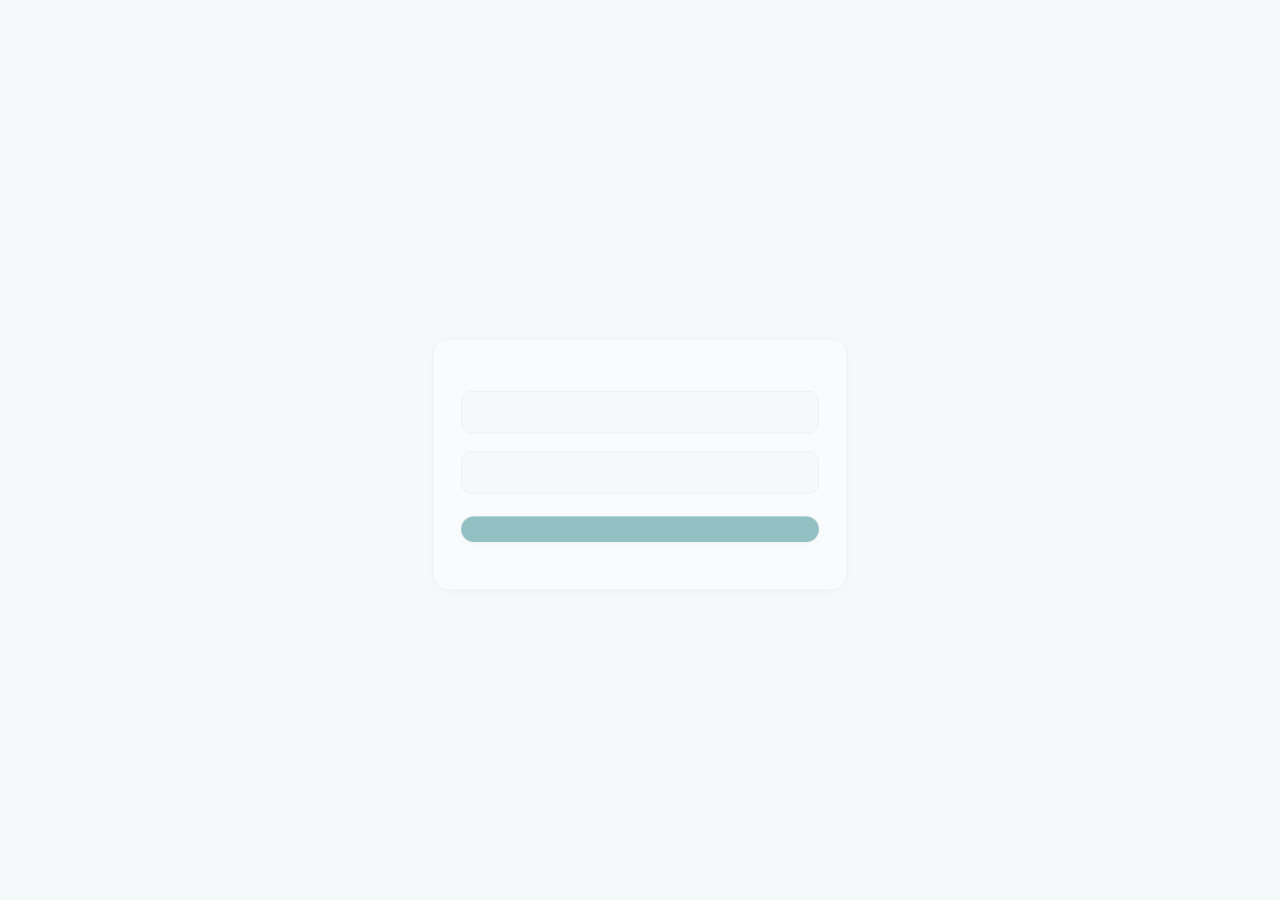
<file: frontend/admin.html>
<!DOCTYPE html>
<html lang="ar" dir="rtl">
<head>
<meta charset="UTF-8">
<meta name="viewport" content="width=device-width, initial-scale=1.0">
<title data-i18n="admin.title">لوحة التحكم</title>
<link rel="preconnect" href="https://fonts.googleapis.com">
<link rel="preconnect" href="https://fonts.gstatic.com" crossorigin>
<link href="https://fonts.googleapis.com/css2?family=Plus+Jakarta+Sans:wght@400;500;600;700;800&family=Cairo:wght@400;500;600;700;800&family=IBM+Plex+Mono:wght@500;600&display=swap" rel="stylesheet">
<link rel="stylesheet" href="assets/css/style.css">
<link rel="stylesheet" href="assets/css/animations.css">
</head>
<body>

<div id="site-header"></div>

<main class="main-content">
  <div class="container" style="padding-top:40px; padding-bottom:80px;">
    <h1 style="font-size:1.8rem; margin-bottom:28px;" data-i18n="admin.title"></h1>

    <div class="admin-shell">
      <nav class="admin-tabs" id="admin-tabs">
        <button class="admin-tab active" data-tab="overview" data-i18n="admin.tabOverview"></button>
        <button class="admin-tab" data-tab="appointments" data-i18n="admin.tabAppointments"></button>
        <button class="admin-tab" data-tab="doctors" data-i18n="admin.tabDoctors"></button>
        <button class="admin-tab" data-tab="departments" data-i18n="admin.tabDepartments"></button>
        <button class="admin-tab" data-tab="schedules" data-i18n="admin.tabSchedules"></button>
        <button class="admin-tab" data-tab="theme" data-i18n="admin.tabTheme"></button>
        <button class="admin-tab" data-tab="media" data-i18n="admin.tabMedia"></button>
        <button class="admin-tab" data-tab="integrations" data-i18n="admin.tabIntegrations"></button>
      </nav>

      <div>
        <!-- Overview -->
        <section class="admin-panel active" data-panel="overview">
          <div class="grid grid-4" id="overview-stats"></div>
        </section>

        <!-- Appointments -->
        <section class="admin-panel" data-panel="appointments">
          <div class="filter-bar">
            <select id="filter-status">
              <option value="" data-i18n="admin.filterAll"></option>
              <option value="confirmed" data-i18n="status.confirmed"></option>
              <option value="completed" data-i18n="status.completed"></option>
              <option value="cancelled" data-i18n="status.cancelled"></option>
              <option value="no_show" data-i18n="status.no_show"></option>
            </select>
            <select id="filter-doctor"><option value="" data-i18n="admin.filterAll"></option></select>
            <input type="date" id="filter-date-from">
            <input type="date" id="filter-date-to">
          </div>
          <div class="table-wrap">
            <table class="data-table">
              <thead>
                <tr>
                  <th data-i18n="admin.patient"></th>
                  <th data-i18n="admin.doctor"></th>
                  <th data-i18n="admin.department"></th>
                  <th data-i18n="admin.date"></th>
                  <th data-i18n="admin.statusLabel"></th>
                  <th data-i18n="common.actions"></th>
                </tr>
              </thead>
              <tbody id="appointments-tbody"></tbody>
            </table>
          </div>
        </section>

        <!-- Doctors -->
        <section class="admin-panel" data-panel="doctors">
          <div class="row" style="justify-content:flex-end; margin-bottom:14px;">
            <button class="btn btn-primary btn-sm" id="add-doctor-btn" data-i18n="admin.addDoctor"></button>
          </div>
          <div class="table-wrap">
            <table class="data-table">
              <thead>
                <tr>
                  <th data-i18n="admin.doctor"></th>
                  <th data-i18n="admin.department"></th>
                  <th data-i18n="common.active"></th>
                  <th data-i18n="common.actions"></th>
                </tr>
              </thead>
              <tbody id="doctors-tbody"></tbody>
            </table>
          </div>
        </section>

        <!-- Departments -->
        <section class="admin-panel" data-panel="departments">
          <div class="row" style="justify-content:flex-end; margin-bottom:14px;">
            <button class="btn btn-primary btn-sm" id="add-department-btn" data-i18n="admin.addDepartment"></button>
          </div>
          <div class="table-wrap">
            <table class="data-table">
              <thead>
                <tr>
                  <th data-i18n="admin.nameAr"></th>
                  <th data-i18n="admin.nameTr"></th>
                  <th data-i18n="common.active"></th>
                  <th data-i18n="common.actions"></th>
                </tr>
              </thead>
              <tbody id="departments-tbody"></tbody>
            </table>
          </div>
        </section>

        <!-- Schedules -->
        <section class="admin-panel" data-panel="schedules">
          <div class="field" style="max-width:320px;">
            <label data-i18n="admin.doctor"></label>
            <select id="schedule-doctor-select"></select>
          </div>

          <div id="schedule-content" hidden>
            <div class="row" style="justify-content:space-between; margin-top:20px;">
              <h3 data-i18n="admin.manageWeeklyHours" style="margin:0;"></h3>
              <button class="btn btn-primary btn-sm" id="add-availability-btn" data-i18n="admin.addAvailability"></button>
            </div>
            <div class="table-wrap" style="margin-top:12px;">
              <table class="data-table">
                <thead>
                  <tr>
                    <th data-i18n="admin.weekday"></th>
                    <th data-i18n="admin.startTime"></th>
                    <th data-i18n="admin.endTime"></th>
                    <th data-i18n="admin.slotDuration"></th>
                    <th data-i18n="common.actions"></th>
                  </tr>
                </thead>
                <tbody id="availabilities-tbody"></tbody>
              </table>
            </div>

            <div class="row" style="justify-content:space-between; margin-top:32px;">
              <h3 data-i18n="admin.manageTimeOff" style="margin:0;"></h3>
              <button class="btn btn-primary btn-sm" id="add-timeoff-btn" data-i18n="admin.addTimeOff"></button>
            </div>
            <div class="table-wrap" style="margin-top:12px;">
              <table class="data-table">
                <thead>
                  <tr>
                    <th data-i18n="admin.date"></th>
                    <th data-i18n="admin.reason"></th>
                    <th data-i18n="common.actions"></th>
                  </tr>
                </thead>
                <tbody id="timeoff-tbody"></tbody>
              </table>
            </div>
          </div>
          <p class="muted" id="schedule-placeholder" data-i18n="admin.selectDoctorFirst" style="margin-top:20px;"></p>
        </section>

        <!-- Theme (per-clinic branding) -->
        <section class="admin-panel" data-panel="theme">
          <div class="card card-pad" style="margin-bottom:20px;">
            <h3 style="margin-bottom:8px;" data-i18n="admin.tabTheme"></h3>
            <p class="muted" style="margin-bottom:0;" data-i18n="admin.themeIntro"></p>
          </div>
          <div id="theme-editor"><div class="spinner"></div></div>
        </section>

        <!-- Media & Homepage (R2 media library + content sections) -->
        <section class="admin-panel" data-panel="media">
          <div class="card card-pad" style="margin-bottom:20px;">
            <h3 style="margin-bottom:8px;" data-i18n="admin.tabMedia"></h3>
            <p class="muted" style="margin-bottom:0;" data-i18n="admin.mediaIntro"></p>
          </div>
          <div id="media-editor"><div class="spinner"></div></div>
        </section>

        <!-- Integrations (public API keys) -->
        <section class="admin-panel" data-panel="integrations">
          <div class="card card-pad" style="margin-bottom:20px;">
            <h3 data-i18n="admin.apiKeysTitle" style="margin-bottom:8px;"></h3>
            <p class="muted" data-i18n="admin.apiKeysDesc" style="margin-bottom:0;"></p>
          </div>

          <div class="row" style="justify-content:space-between; margin-bottom:14px;">
            <a href="#" target="_blank" id="api-docs-link" class="btn btn-ghost btn-sm" data-i18n="admin.viewApiDocs"></a>
            <button class="btn btn-primary btn-sm" id="add-api-key-btn" data-i18n="admin.addApiKey"></button>
          </div>

          <div class="table-wrap">
            <table class="data-table">
              <thead>
                <tr>
                  <th data-i18n="admin.keyName"></th>
                  <th>Key</th>
                  <th data-i18n="common.active"></th>
                  <th data-i18n="admin.lastUsed"></th>
                  <th data-i18n="common.actions"></th>
                </tr>
              </thead>
              <tbody id="api-keys-tbody"></tbody>
            </table>
          </div>
        </section>
      </div>
    </div>
  </div>
</main>

<div id="site-footer"></div>
<div id="modal-host"></div>

<script src="assets/js/config.js"></script>
<script src="assets/js/auth.js"></script>
<script src="assets/js/api.js"></script>
<script src="assets/js/theme.js"></script>
<script src="assets/js/i18n.js"></script>
<script src="assets/js/layout.js"></script>
<script src="assets/js/icons.js"></script>
<script src="assets/js/admin.js"></script>
</body>
</html>
</file>
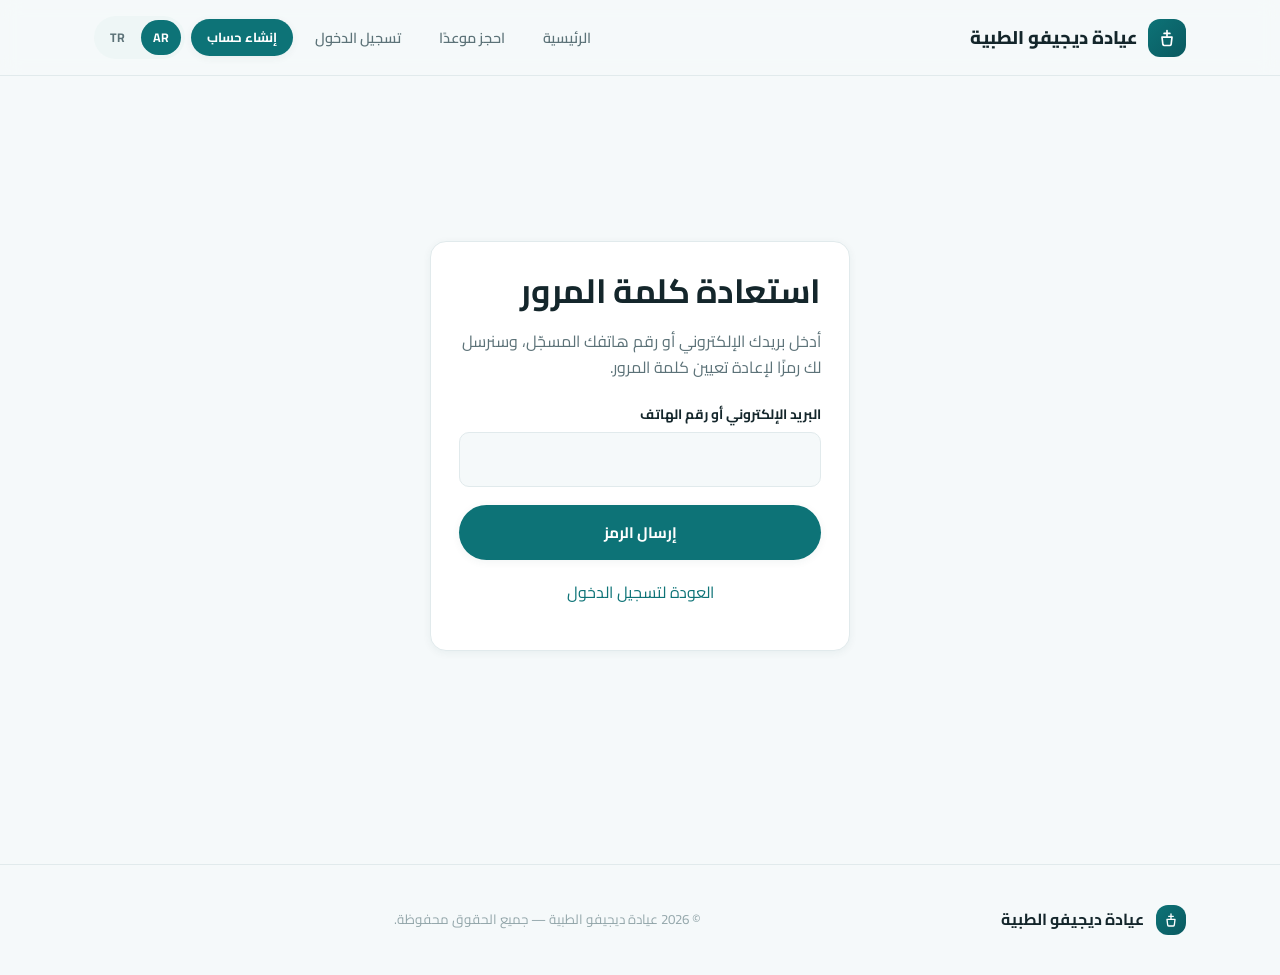
<file: frontend/forgot-password.html>
<!DOCTYPE html>
<html lang="ar" dir="rtl">
<head>
<meta charset="UTF-8">
<meta name="viewport" content="width=device-width, initial-scale=1.0">
<title data-i18n="forgotPassword.title">استعادة كلمة المرور</title>
<link rel="preconnect" href="https://fonts.googleapis.com">
<link rel="preconnect" href="https://fonts.gstatic.com" crossorigin>
<link href="https://fonts.googleapis.com/css2?family=Plus+Jakarta+Sans:wght@400;500;600;700;800&family=Cairo:wght@400;500;600;700;800&family=IBM+Plex+Mono:wght@500;600&display=swap" rel="stylesheet">
<link rel="stylesheet" href="assets/css/style.css">
<link rel="stylesheet" href="assets/css/animations.css">
</head>
<body>

<div id="site-header"></div>

<main class="main-content auth-shell">

  <!-- Step 1: request a code -->
  <div class="auth-card card card-pad" id="request-card">
    <h2 data-i18n="forgotPassword.title"></h2>
    <p class="muted" data-i18n="forgotPassword.subtitle" style="margin-bottom:24px;"></p>

    <div class="form-error" id="request-error"></div>

    <form id="request-form">
      <div class="field">
        <label data-i18n="auth.identifier"></label>
        <input type="text" id="identifier" required autocomplete="username">
      </div>
      <button type="submit" class="btn btn-primary btn-block" id="request-btn">
        <span data-i18n="forgotPassword.sendCodeButton"></span>
      </button>
    </form>

    <p class="text-center" style="margin-top:20px;">
      <a href="login.html" data-i18n="forgotPassword.backToLogin"></a>
    </p>
  </div>

  <!-- Step 2: enter code + new password -->
  <div class="auth-card card card-pad" id="reset-card" hidden>
    <h2 data-i18n="forgotPassword.title"></h2>
    <p class="muted" id="reset-subtitle" style="margin-bottom:24px;"></p>

    <div class="form-error" id="reset-error"></div>

    <form id="reset-form">
      <div class="field">
        <label data-i18n="common.verificationCode"></label>
        <input type="text" id="code" inputmode="numeric" required minlength="4" maxlength="10" class="mono" style="letter-spacing:0.3em; text-align:center; font-size:1.2rem;">
      </div>
      <div class="field">
        <label data-i18n="forgotPassword.newPasswordLabel"></label>
        <input type="password" id="new_password" required minlength="8" autocomplete="new-password">
        <div class="hint" data-i18n="auth.passwordHint"></div>
      </div>
      <button type="submit" class="btn btn-primary btn-block" id="reset-btn">
        <span data-i18n="forgotPassword.resetButton"></span>
      </button>
    </form>

    <p class="text-center" style="margin-top:20px;">
      <button class="btn btn-ghost btn-sm" id="resend-btn" data-i18n="forgotPassword.resendCode"></button>
    </p>
  </div>

  <!-- Step 3: success -->
  <div class="auth-card card card-pad text-center" id="success-card" hidden>
    <div class="confirm-check">
      <svg width="34" height="34" viewBox="0 0 24 24" fill="none"><path d="m5 13 4 4L19 7" stroke="currentColor" stroke-width="2.5" stroke-linecap="round" stroke-linejoin="round"/></svg>
    </div>
    <h2 data-i18n="forgotPassword.successMessage" style="font-size:1.3rem;"></h2>
    <a href="login.html" class="btn btn-primary" style="margin-top:16px;" data-i18n="forgotPassword.goToLogin"></a>
  </div>

</main>

<div id="site-footer"></div>

<script src="assets/js/config.js"></script>
<script src="assets/js/auth.js"></script>
<script src="assets/js/api.js"></script>
<script src="assets/js/theme.js"></script>
<script src="assets/js/i18n.js"></script>
<script src="assets/js/layout.js"></script>
<script>
(async function () {
  await I18n.init();
  Layout.mount(null);
  if (Auth.isLoggedIn()) window.location.href = "index.html";

  let identifier = "";

  const requestCard = document.getElementById("request-card");
  const resetCard = document.getElementById("reset-card");
  const successCard = document.getElementById("success-card");

  document.getElementById("request-form").addEventListener("submit", async (e) => {
    e.preventDefault();
    const errorBox = document.getElementById("request-error");
    errorBox.classList.remove("visible");
    const btn = document.getElementById("request-btn");
    btn.disabled = true;

    identifier = document.getElementById("identifier").value.trim();
    try {
      await Api.post("/auth/password/forgot", { identifier });
      document.getElementById("reset-subtitle").textContent = I18n.t("forgotPassword.codeSentMessage");
      requestCard.hidden = true;
      resetCard.hidden = false;
    } catch (err) {
      errorBox.textContent = err.message;
      errorBox.classList.add("visible");
    } finally {
      btn.disabled = false;
    }
  });

  document.getElementById("reset-form").addEventListener("submit", async (e) => {
    e.preventDefault();
    const errorBox = document.getElementById("reset-error");
    errorBox.classList.remove("visible");
    const btn = document.getElementById("reset-btn");
    btn.disabled = true;

    try {
      await Api.post("/auth/password/reset", {
        identifier,
        code: document.getElementById("code").value.trim(),
        new_password: document.getElementById("new_password").value,
      });
      resetCard.hidden = true;
      successCard.hidden = false;
    } catch (err) {
      errorBox.textContent = err.message;
      errorBox.classList.add("visible");
    } finally {
      btn.disabled = false;
    }
  });

  document.getElementById("resend-btn").addEventListener("click", async () => {
    try {
      await Api.post("/auth/password/forgot", { identifier });
      Layout.toast(I18n.t("forgotPassword.codeSentMessage"), "success");
    } catch (err) {
      Layout.toast(err.message, "error");
    }
  });
})();
</script>
</body>
</html>
</file>
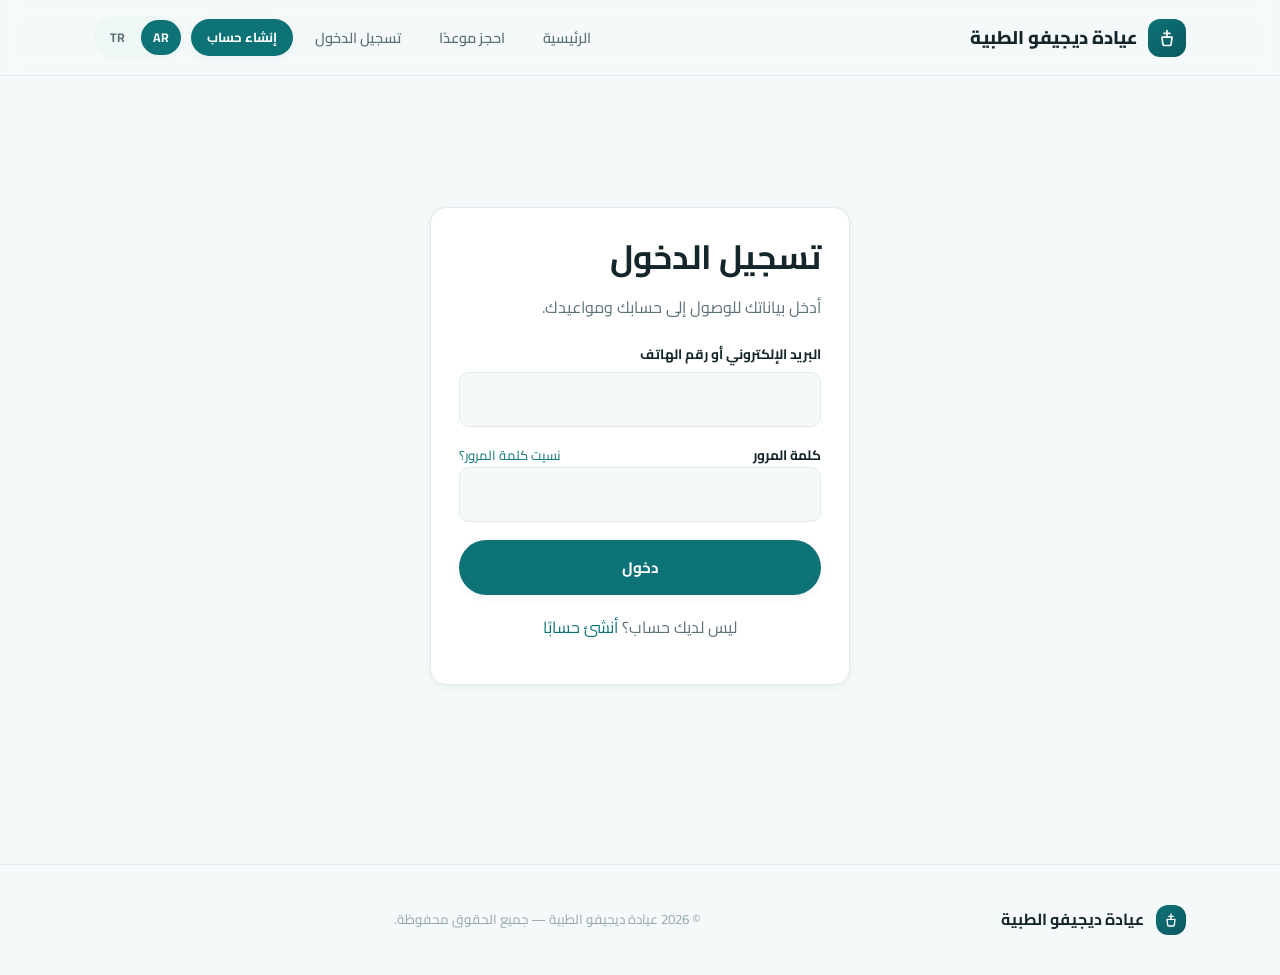
<file: frontend/login.html>
<!DOCTYPE html>
<html lang="ar" dir="rtl">
<head>
<meta charset="UTF-8">
<meta name="viewport" content="width=device-width, initial-scale=1.0">
<title data-i18n="auth.loginTitle">تسجيل الدخول</title>
<link rel="preconnect" href="https://fonts.googleapis.com">
<link rel="preconnect" href="https://fonts.gstatic.com" crossorigin>
<link href="https://fonts.googleapis.com/css2?family=Plus+Jakarta+Sans:wght@400;500;600;700;800&family=Cairo:wght@400;500;600;700;800&family=IBM+Plex+Mono:wght@500;600&display=swap" rel="stylesheet">
<link rel="stylesheet" href="assets/css/style.css">
<link rel="stylesheet" href="assets/css/animations.css">
</head>
<body>

<div id="site-header"></div>

<main class="main-content auth-shell">
  <div class="auth-card card card-pad">
    <h2 data-i18n="auth.loginTitle"></h2>
    <p class="muted" data-i18n="auth.loginSubtitle" style="margin-bottom:24px;"></p>

    <div class="form-error" id="form-error"></div>

    <form id="login-form">
      <div class="field">
        <label data-i18n="auth.identifier"></label>
        <input type="text" id="identifier" required autocomplete="username">
      </div>
      <div class="field">
        <div class="row" style="justify-content:space-between;">
          <label data-i18n="auth.password" style="margin:0;"></label>
          <a href="forgot-password.html" style="font-size:0.82rem;" data-i18n="auth.forgotPassword"></a>
        </div>
        <input type="password" id="password" required autocomplete="current-password" minlength="8">
      </div>
      <button type="submit" class="btn btn-primary btn-block" id="submit-btn">
        <span data-i18n="auth.loginButton"></span>
      </button>
    </form>

    <p class="text-center" style="margin-top:20px;">
      <span data-i18n="auth.noAccount"></span>
      <a href="register.html" data-i18n="auth.createOne"></a>
    </p>
  </div>
</main>

<div id="site-footer"></div>

<script src="assets/js/config.js"></script>
<script src="assets/js/auth.js"></script>
<script src="assets/js/api.js"></script>
<script src="assets/js/theme.js"></script>
<script src="assets/js/i18n.js"></script>
<script src="assets/js/layout.js"></script>
<script>
(async function () {
  await I18n.init();
  Layout.mount(null);

  if (Auth.isLoggedIn()) window.location.href = "index.html";

  const form = document.getElementById("login-form");
  const errorBox = document.getElementById("form-error");
  const submitBtn = document.getElementById("submit-btn");

  form.addEventListener("submit", async (e) => {
    e.preventDefault();
    errorBox.classList.remove("visible");
    submitBtn.disabled = true;

    try {
      const data = await Api.post("/auth/login", {
        identifier: document.getElementById("identifier").value.trim(),
        password: document.getElementById("password").value,
      });
      Auth.setSession(data.access_token, data.user);
      const params = new URLSearchParams(window.location.search);
      // Only allow same-site page names (e.g. "booking.html") - anything with
      // a scheme/host/path would let ?next= redirect users to a phishing site.
      const next = params.get("next") || "";
      window.location.href = /^[\w-]+\.html$/.test(next) ? next : "index.html";
    } catch (err) {
      errorBox.textContent = err.message;
      errorBox.classList.add("visible");
      submitBtn.disabled = false;
    }
  });
})();
</script>
</body>
</html>
</file>
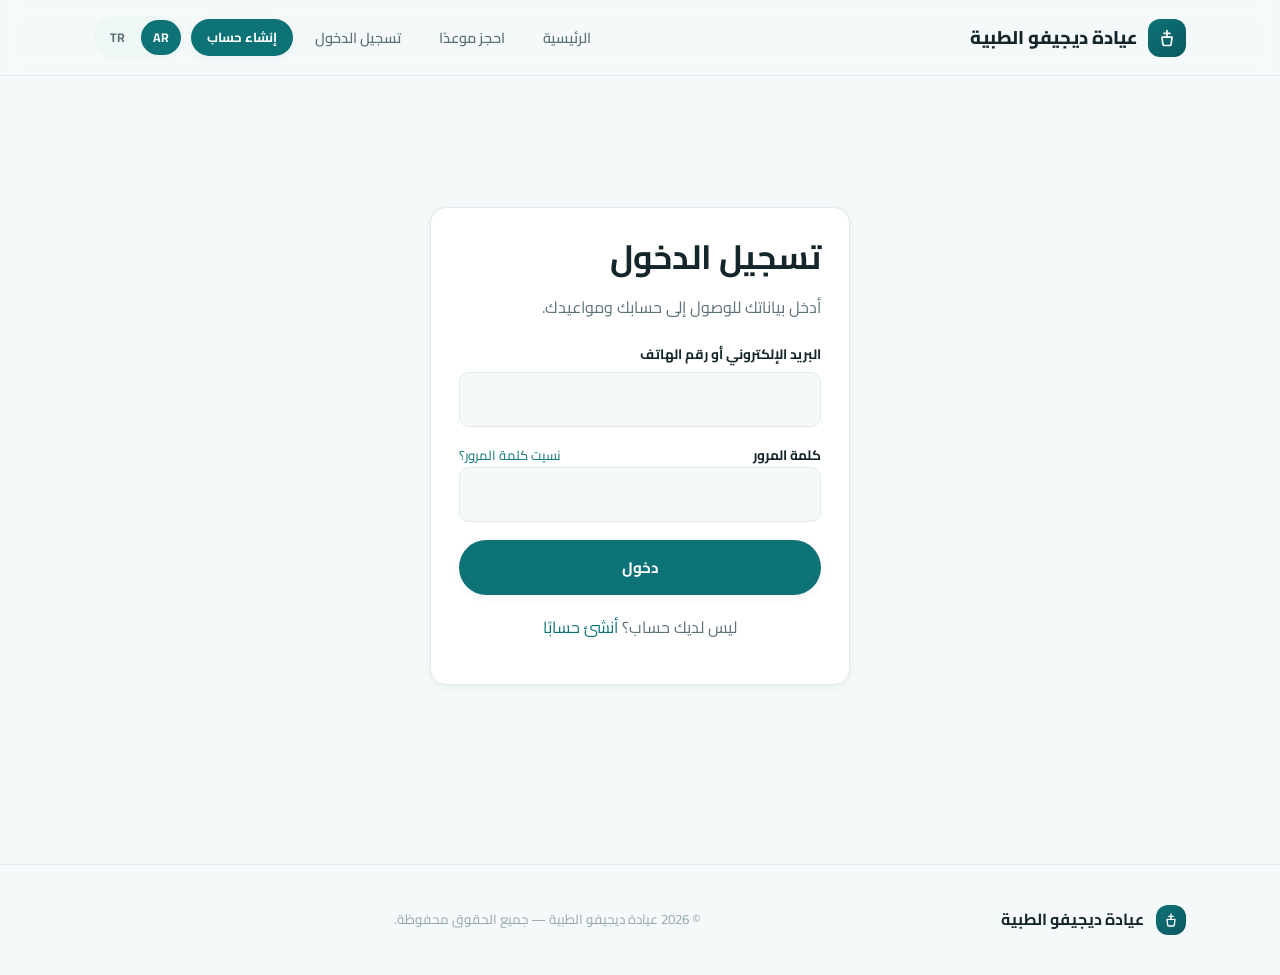
<file: frontend/my-appointments.html>
<!DOCTYPE html>
<html lang="ar" dir="rtl">
<head>
<meta charset="UTF-8">
<meta name="viewport" content="width=device-width, initial-scale=1.0">
<title data-i18n="myAppointments.title">مواعيدي</title>
<link rel="preconnect" href="https://fonts.googleapis.com">
<link rel="preconnect" href="https://fonts.gstatic.com" crossorigin>
<link href="https://fonts.googleapis.com/css2?family=Plus+Jakarta+Sans:wght@400;500;600;700;800&family=Cairo:wght@400;500;600;700;800&family=IBM+Plex+Mono:wght@500;600&display=swap" rel="stylesheet">
<link rel="stylesheet" href="assets/css/style.css">
<link rel="stylesheet" href="assets/css/animations.css">
<link rel="stylesheet" href="assets/css/chatbot.css">
</head>
<body>

<div id="site-header"></div>

<main class="main-content">
  <div class="container" style="max-width: 760px; padding-top:40px; padding-bottom:80px;">
    <h1 style="font-size:2rem;" data-i18n="myAppointments.title"></h1>
    <p data-i18n="myAppointments.subtitle" style="margin-bottom:32px;"></p>

    <div id="empty-state" class="empty-state" hidden>
      <svg width="64" height="64" viewBox="0 0 24 24" fill="none"><path d="M8 2v3M16 2v3M3.5 9h17M5 5h14a2 2 0 0 1 2 2v12a2 2 0 0 1-2 2H5a2 2 0 0 1-2-2V7a2 2 0 0 1 2-2Z" stroke="currentColor" stroke-width="1.5"/></svg>
      <h3 data-i18n="myAppointments.empty"></h3>
      <p data-i18n="myAppointments.emptyDesc"></p>
      <a href="booking.html" class="btn btn-primary" data-i18n="myAppointments.bookNow"></a>
    </div>

    <div id="upcoming-section" hidden>
      <h3 data-i18n="myAppointments.upcoming" style="margin-bottom:16px;"></h3>
      <div class="stack" id="upcoming-list"></div>
    </div>

    <div id="past-section" style="margin-top:40px;" hidden>
      <h3 data-i18n="myAppointments.past" style="margin-bottom:16px;"></h3>
      <div class="stack" id="past-list"></div>
    </div>
  </div>
</main>

<div id="site-footer"></div>

<script src="assets/js/config.js"></script>
<script src="assets/js/auth.js"></script>
<script src="assets/js/api.js"></script>
<script src="assets/js/theme.js"></script>
<script src="assets/js/i18n.js"></script>
<script src="assets/js/layout.js"></script>
<script src="assets/js/my-appointments.js"></script>
<script src="assets/js/chatbot.js"></script>
</body>
</html>
</file>
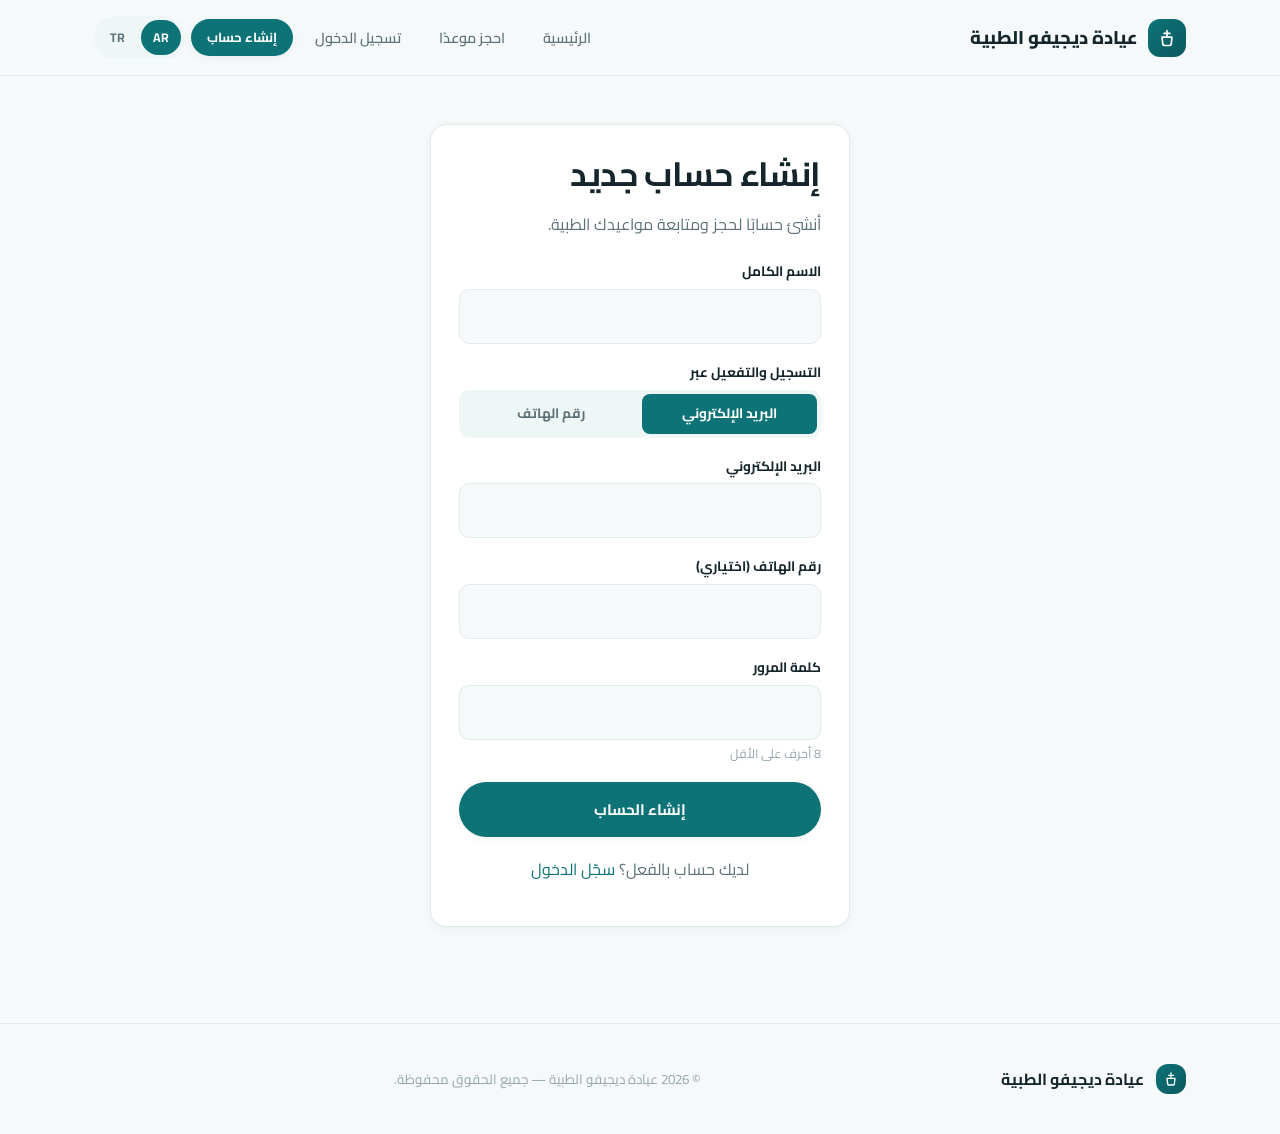
<file: frontend/register.html>
<!DOCTYPE html>
<html lang="ar" dir="rtl">
<head>
<meta charset="UTF-8">
<meta name="viewport" content="width=device-width, initial-scale=1.0">
<title data-i18n="auth.registerTitle">إنشاء حساب</title>
<link rel="preconnect" href="https://fonts.googleapis.com">
<link rel="preconnect" href="https://fonts.gstatic.com" crossorigin>
<link href="https://fonts.googleapis.com/css2?family=Plus+Jakarta+Sans:wght@400;500;600;700;800&family=Cairo:wght@400;500;600;700;800&family=IBM+Plex+Mono:wght@500;600&display=swap" rel="stylesheet">
<link rel="stylesheet" href="assets/css/style.css">
<link rel="stylesheet" href="assets/css/animations.css">
</head>
<body>

<div id="site-header"></div>

<main class="main-content auth-shell">
  <div class="auth-card card card-pad">
    <h2 data-i18n="auth.registerTitle"></h2>
    <p class="muted" data-i18n="auth.registerSubtitle" style="margin-bottom:24px;"></p>

    <div class="form-error" id="form-error"></div>

    <form id="register-form">
      <div class="field">
        <label data-i18n="auth.fullName"></label>
        <input type="text" id="full_name" required minlength="2">
      </div>

      <div class="field">
        <label data-i18n="auth.signupVia"></label>
        <div class="segmented">
          <input type="radio" name="contact_method" id="cm-email" value="email" checked>
          <label for="cm-email" data-i18n="auth.signupViaEmail"></label>
          <input type="radio" name="contact_method" id="cm-phone" value="phone">
          <label for="cm-phone" data-i18n="auth.signupViaPhone"></label>
        </div>
      </div>

      <div class="field">
        <label id="email-label" data-i18n="auth.email"></label>
        <input type="email" id="email" required autocomplete="email">
      </div>
      <div class="field">
        <label id="phone-label" data-i18n="auth.phoneOptional"></label>
        <input type="tel" id="phone" autocomplete="tel">
      </div>

      <div class="field">
        <label data-i18n="auth.password"></label>
        <input type="password" id="password" required minlength="8" autocomplete="new-password">
        <div class="hint" data-i18n="auth.passwordHint"></div>
      </div>
      <button type="submit" class="btn btn-primary btn-block" id="submit-btn">
        <span data-i18n="auth.registerButton"></span>
      </button>
    </form>

    <p class="text-center" style="margin-top:20px;">
      <span data-i18n="auth.haveAccount"></span>
      <a href="login.html" data-i18n="auth.loginInstead"></a>
    </p>
  </div>
</main>

<div id="site-footer"></div>

<script src="assets/js/config.js"></script>
<script src="assets/js/auth.js"></script>
<script src="assets/js/api.js"></script>
<script src="assets/js/theme.js"></script>
<script src="assets/js/i18n.js"></script>
<script src="assets/js/layout.js"></script>
<script>
(async function () {
  await I18n.init();
  Layout.mount(null);

  if (Auth.isLoggedIn()) window.location.href = "index.html";

  const form = document.getElementById("register-form");
  const errorBox = document.getElementById("form-error");
  const submitBtn = document.getElementById("submit-btn");
  const emailInput = document.getElementById("email");
  const phoneInput = document.getElementById("phone");
  const emailLabel = document.getElementById("email-label");
  const phoneLabel = document.getElementById("phone-label");

  function syncContactMethod() {
    const method = document.querySelector('input[name="contact_method"]:checked').value;
    if (method === "email") {
      emailInput.required = true;
      phoneInput.required = false;
      emailLabel.setAttribute("data-i18n", "auth.email");
      phoneLabel.setAttribute("data-i18n", "auth.phoneOptional");
    } else {
      emailInput.required = false;
      phoneInput.required = true;
      emailLabel.setAttribute("data-i18n", "auth.emailOptional");
      phoneLabel.setAttribute("data-i18n", "auth.phone");
    }
    I18n.translateDom(form);
  }
  document.querySelectorAll('input[name="contact_method"]').forEach((el) => el.addEventListener("change", syncContactMethod));
  syncContactMethod();

  form.addEventListener("submit", async (e) => {
    e.preventDefault();
    errorBox.classList.remove("visible");
    submitBtn.disabled = true;

    try {
      const data = await Api.post("/auth/register", {
        full_name: document.getElementById("full_name").value.trim(),
        email: emailInput.value.trim() || null,
        phone: phoneInput.value.trim() || null,
        contact_method: document.querySelector('input[name="contact_method"]:checked').value,
        password: document.getElementById("password").value,
        preferred_language: I18n.lang,
      });
      Auth.setSession(data.access_token, data.user);
      // Same ?next= rule as login.html: only bare same-site .html names,
      // so the parameter can't redirect to another origin.
      const next = new URLSearchParams(window.location.search).get("next") || "";
      window.location.href = /^[\w-]+\.html$/.test(next) ? next : "index.html";
    } catch (err) {
      errorBox.textContent = err.message;
      errorBox.classList.add("visible");
      submitBtn.disabled = false;
    }
  });
})();
</script>
</body>
</html>
</file>
<file: frontend/assets/css/style.css>
/* =========================================================================
   Clinic Booking System — Design Tokens & Base Styles
   Palette: clinical teal + warm amber accent, soft light backgrounds.
   Typography: Plus Jakarta Sans (Latin / Turkish) + Cairo (Arabic),
               IBM Plex Mono for times/dates ("appointment ticket" motif).
   ========================================================================= */

:root {
  /* --- Color --- */
  --color-bg: #F5F9FA;
  --color-bg-alt: #EEF6F6;
  --color-surface: #FFFFFF;
  --color-primary: #0D7377;
  --color-primary-dark: #0A5960;
  --color-primary-light: #E3F2F1;
  --color-accent: #F2A93B;
  --color-accent-dark: #D68C1F;
  --color-accent-light: #FDF1DC;
  --color-text: #14262B;
  --color-text-muted: #5C7278;
  --color-text-faint: #93A6AA;
  --color-success: #2FA86B;
  --color-success-light: #E5F6ED;
  --color-danger: #E1543D;
  --color-danger-light: #FCEAE6;
  --color-border: #E1EAEC;
  --color-border-strong: #CBDBDD;

  /* --- Type --- */
  --font-latin: 'Plus Jakarta Sans', 'Segoe UI', sans-serif;
  --font-arabic: 'Cairo', 'Segoe UI', sans-serif;
  --font-mono: 'IBM Plex Mono', 'Courier New', monospace;
  --font-body: var(--font-latin);

  /* --- Shape / Elevation --- */
  --radius-sm: 10px;
  --radius-md: 16px;
  --radius-lg: 24px;
  --radius-pill: 999px;
  --shadow-sm: 0 2px 8px rgba(13, 60, 63, 0.06);
  --shadow-md: 0 8px 24px rgba(13, 115, 119, 0.10);
  --shadow-lg: 0 20px 48px rgba(13, 115, 119, 0.16);

  /* --- Motion --- */
  --ease-out: cubic-bezier(0.16, 1, 0.3, 1);
  --dur-fast: 150ms;
  --dur-base: 280ms;
  --dur-slow: 500ms;
}

html[lang="ar"] { --font-body: var(--font-arabic); }
html[lang="tr"] { --font-body: var(--font-latin); }

* , *::before, *::after { box-sizing: border-box; }

html { scroll-behavior: smooth; }

body {
  margin: 0;
  background: var(--color-bg);
  color: var(--color-text);
  font-family: var(--font-body);
  line-height: 1.6;
  -webkit-font-smoothing: antialiased;
  min-height: 100vh;
  display: flex;
  flex-direction: column;
}

html[dir="rtl"] body { direction: rtl; }
html[dir="ltr"] body { direction: ltr; }

h1, h2, h3, h4 { line-height: 1.25; margin: 0 0 .5em; font-weight: 700; letter-spacing: -0.01em; }
h1 { font-size: clamp(2rem, 1.5rem + 2vw, 3.2rem); font-weight: 800; }
h2 { font-size: clamp(1.5rem, 1.3rem + 1vw, 2.2rem); }
h3 { font-size: 1.25rem; }
p { margin: 0 0 1em; color: var(--color-text-muted); }
a { color: var(--color-primary); text-decoration: none; }
img { max-width: 100%; display: block; }

.mono { font-family: var(--font-mono); letter-spacing: 0.01em; }

.container {
  width: 100%;
  max-width: 1140px;
  margin: 0 auto;
  padding: 0 24px;
}

.main-content { flex: 1; }

section { padding: 64px 0; }
.section-tight { padding: 32px 0; }

.eyebrow {
  display: inline-flex;
  align-items: center;
  gap: 8px;
  font-size: 0.8rem;
  font-weight: 700;
  color: var(--color-primary);
  background: var(--color-primary-light);
  padding: 6px 14px;
  border-radius: var(--radius-pill);
  margin-bottom: 16px;
}

/* ============================= Buttons ================================ */
.btn {
  display: inline-flex;
  align-items: center;
  justify-content: center;
  gap: 8px;
  border: none;
  cursor: pointer;
  font-family: inherit;
  font-weight: 700;
  font-size: 0.95rem;
  padding: 13px 26px;
  border-radius: var(--radius-pill);
  transition: transform var(--dur-fast) var(--ease-out), box-shadow var(--dur-fast) var(--ease-out), background var(--dur-fast);
  white-space: nowrap;
}
.btn:active { transform: scale(0.97); }
.btn:disabled { opacity: 0.55; cursor: not-allowed; transform: none !important; }

.btn-primary { background: var(--color-primary); color: #fff; box-shadow: var(--shadow-sm); }
.btn-primary:hover:not(:disabled) { background: var(--color-primary-dark); box-shadow: var(--shadow-md); transform: translateY(-2px); }

.btn-accent { background: var(--color-accent); color: #221703; box-shadow: var(--shadow-sm); }
.btn-accent:hover:not(:disabled) { background: var(--color-accent-dark); box-shadow: var(--shadow-md); transform: translateY(-2px); }

.btn-ghost { background: transparent; color: var(--color-primary); border: 1.5px solid var(--color-border-strong); }
.btn-ghost:hover:not(:disabled) { background: var(--color-primary-light); border-color: var(--color-primary); }

.btn-danger-ghost { background: transparent; color: var(--color-danger); border: 1.5px solid var(--color-danger-light); }
.btn-danger-ghost:hover:not(:disabled) { background: var(--color-danger-light); }

.btn-sm { padding: 8px 16px; font-size: 0.82rem; }
.btn-block { width: 100%; }
.btn-icon { padding: 10px; border-radius: 50%; }

/* ============================== Cards ================================== */
.card {
  background: var(--color-surface);
  border: 1px solid var(--color-border);
  border-radius: var(--radius-md);
  box-shadow: var(--shadow-sm);
}
.card-pad { padding: 28px; }

/* =========================== Form elements ============================= */
.field { margin-bottom: 18px; }
.field label {
  display: block;
  font-size: 0.85rem;
  font-weight: 700;
  margin-bottom: 6px;
  color: var(--color-text);
}
.field .hint { font-size: 0.78rem; color: var(--color-text-faint); margin-top: 4px; }

input, select, textarea {
  width: 100%;
  font-family: inherit;
  font-size: 0.95rem;
  color: var(--color-text);
  background: var(--color-bg);
  border: 1.5px solid var(--color-border);
  border-radius: var(--radius-sm);
  padding: 12px 16px;
  transition: border-color var(--dur-fast), box-shadow var(--dur-fast);
}
textarea { resize: vertical; min-height: 90px; }
input:focus, select:focus, textarea:focus {
  outline: none;
  border-color: var(--color-primary);
  box-shadow: 0 0 0 4px var(--color-primary-light);
}
input.invalid { border-color: var(--color-danger); }

.form-error {
  color: var(--color-danger);
  background: var(--color-danger-light);
  border-radius: var(--radius-sm);
  padding: 12px 16px;
  font-size: 0.88rem;
  margin-bottom: 16px;
  display: none;
}
.form-error.visible { display: block; }

/* ============================== Badges ================================= */
.badge {
  display: inline-flex;
  align-items: center;
  gap: 6px;
  font-size: 0.75rem;
  font-weight: 700;
  padding: 5px 12px;
  border-radius: var(--radius-pill);
}
.badge-confirmed { background: var(--color-success-light); color: var(--color-success); }
.badge-cancelled { background: var(--color-danger-light); color: var(--color-danger); }
.badge-completed { background: var(--color-primary-light); color: var(--color-primary); }
.badge-no_show { background: #F1F1F1; color: #777; }
.badge::before { content: ''; width: 6px; height: 6px; border-radius: 50%; background: currentColor; }

/* ============================== Navbar ================================= */
.navbar {
  position: sticky;
  top: 0;
  z-index: 100;
  background: rgba(245, 249, 250, 0.85);
  backdrop-filter: blur(10px);
  border-bottom: 1px solid var(--color-border);
}
.navbar-inner {
  display: flex;
  align-items: center;
  justify-content: space-between;
  padding: 16px 24px;
  max-width: 1140px;
  margin: 0 auto;
  gap: 16px;
}
.brand { display: flex; align-items: center; gap: 10px; font-weight: 800; font-size: 1.15rem; color: var(--color-text); }
.brand-mark {
  width: 38px; height: 38px; border-radius: 12px;
  background: linear-gradient(135deg, var(--color-primary), var(--color-primary-dark));
  display: flex; align-items: center; justify-content: center; color: #fff; flex-shrink: 0;
}
.nav-links { display: flex; align-items: center; gap: 6px; flex-wrap: wrap; }
.nav-link {
  padding: 9px 16px; border-radius: var(--radius-pill); font-weight: 600; font-size: 0.9rem;
  color: var(--color-text-muted); transition: background var(--dur-fast), color var(--dur-fast);
}
.nav-link:hover { background: var(--color-primary-light); color: var(--color-primary-dark); }
.nav-link.active { background: var(--color-primary); color: #fff; }

.lang-switch { display: flex; gap: 4px; background: var(--color-bg-alt); padding: 4px; border-radius: var(--radius-pill); }
.lang-switch button {
  border: none; background: transparent; padding: 6px 12px; border-radius: var(--radius-pill);
  font-family: inherit; font-weight: 700; font-size: 0.78rem; cursor: pointer; color: var(--color-text-muted);
  transition: background var(--dur-fast), color var(--dur-fast);
}
.lang-switch button.active { background: var(--color-primary); color: #fff; }

.navbar-toggle { display: none; background: none; border: none; cursor: pointer; padding: 8px; }

@media (max-width: 780px) {
  .navbar-toggle { display: inline-flex; }
  .nav-links {
    position: absolute; inset-inline: 0; top: 100%; background: var(--color-surface);
    flex-direction: column; align-items: stretch; padding: 12px; border-bottom: 1px solid var(--color-border);
    display: none;
  }
  .nav-links.open { display: flex; }
  .nav-link { text-align: center; }
}

/* =============================== Footer ================================ */
.site-footer { border-top: 1px solid var(--color-border); padding: 40px 0; margin-top: 48px; }
.footer-inner { display: flex; flex-wrap: wrap; gap: 16px; align-items: center; justify-content: space-between; }
.footer-inner small { color: var(--color-text-faint); }

/* ================================ Utils ================================= */
.text-center { text-align: center; }
.muted { color: var(--color-text-muted); }
.stack { display: flex; flex-direction: column; gap: 12px; }
.row { display: flex; align-items: center; gap: 12px; flex-wrap: wrap; }
.grid { display: grid; gap: 24px; }
.grid-2 { grid-template-columns: repeat(2, 1fr); }
.grid-3 { grid-template-columns: repeat(3, 1fr); }
.grid-4 { grid-template-columns: repeat(4, 1fr); }
@media (max-width: 900px) { .grid-3, .grid-4 { grid-template-columns: repeat(2, 1fr); } }
@media (max-width: 600px) { .grid-2, .grid-3, .grid-4 { grid-template-columns: 1fr; } }

.empty-state { text-align: center; padding: 64px 24px; color: var(--color-text-faint); }
.empty-state svg { margin-bottom: 16px; opacity: 0.6; }

.spinner {
  width: 20px; height: 20px; border-radius: 50%;
  border: 3px solid var(--color-primary-light); border-top-color: var(--color-primary);
  animation: spin 0.7s linear infinite;
}
@keyframes spin { to { transform: rotate(360deg); } }

.skeleton { background: linear-gradient(100deg, var(--color-border) 30%, #EEF6F6 50%, var(--color-border) 70%); background-size: 200% 100%; animation: shimmer 1.4s infinite; border-radius: var(--radius-sm); }
@keyframes shimmer { to { background-position: -200% 0; } }

::selection { background: var(--color-accent-light); color: var(--color-primary-dark); }

/* ================================ Hero ================================== */
.hero { position: relative; overflow: hidden; padding: 72px 0 96px; }
.hero-inner { position: relative; z-index: 2; display: grid; grid-template-columns: 1.1fr 0.9fr; gap: 48px; align-items: center; }
@media (max-width: 860px) { .hero-inner { grid-template-columns: 1fr; } }
.hero h1 { margin-bottom: 20px; }
.hero-actions { display: flex; gap: 14px; flex-wrap: wrap; margin-top: 28px; }
.hero-stats { display: flex; gap: 28px; margin-top: 36px; flex-wrap: wrap; }
.hero-stat b { display: block; font-family: var(--font-mono); font-size: 1.5rem; color: var(--color-primary-dark); }
.hero-stat span { font-size: 0.8rem; color: var(--color-text-faint); }

.hero-blob { position: absolute; border-radius: 50%; filter: blur(0px); opacity: 0.55; z-index: 1; }
.hero-blob-1 { width: 420px; height: 420px; background: var(--color-primary-light); top: -140px; inset-inline-end: -120px; animation: float-blob 9s ease-in-out infinite; }
.hero-blob-2 { width: 260px; height: 260px; background: var(--color-accent-light); bottom: -100px; inset-inline-start: -80px; animation: float-blob 11s ease-in-out infinite reverse; }
@keyframes float-blob { 0%, 100% { transform: translateY(0) scale(1); } 50% { transform: translateY(-24px) scale(1.05); } }

.hero-card {
  position: relative; z-index: 2; background: var(--color-surface); border-radius: var(--radius-lg);
  box-shadow: var(--shadow-lg); padding: 28px; border: 1px solid var(--color-border);
}
.hero-card-row { display: flex; align-items: center; gap: 14px; padding: 12px 0; border-bottom: 1px dashed var(--color-border); }
.hero-card-row:last-child { border-bottom: none; }
.hero-card-icon { width: 42px; height: 42px; border-radius: 12px; background: var(--color-primary-light); color: var(--color-primary); display: flex; align-items: center; justify-content: center; flex-shrink: 0; }

/* ========================= Department / Doctor cards ==================== */
.dept-card, .doctor-card {
  background: var(--color-surface); border: 1px solid var(--color-border); border-radius: var(--radius-md);
  padding: 24px; cursor: pointer; transition: transform var(--dur-base) var(--ease-out), box-shadow var(--dur-base) var(--ease-out), border-color var(--dur-base);
  text-align: start;
}
.dept-card:hover, .doctor-card:hover { transform: translateY(-6px); box-shadow: var(--shadow-md); border-color: var(--color-primary-light); }
.dept-card.selected, .doctor-card.selected { border-color: var(--color-primary); box-shadow: 0 0 0 3px var(--color-primary-light); }

.dept-icon {
  width: 52px; height: 52px; border-radius: 14px; background: var(--color-primary-light); color: var(--color-primary);
  display: flex; align-items: center; justify-content: center; margin-bottom: 16px;
}
.dept-card h3 { margin-bottom: 8px; }
.dept-card p { font-size: 0.88rem; margin-bottom: 0; }

.doctor-avatar {
  width: 64px; height: 64px; border-radius: 50%; background: var(--color-primary-light); color: var(--color-primary-dark);
  display: flex; align-items: center; justify-content: center; font-weight: 800; font-size: 1.3rem; margin-bottom: 14px;
  background-size: cover; background-position: center;
}
.doctor-card h3 { margin-bottom: 2px; }
.doctor-card .doctor-title { font-size: 0.82rem; color: var(--color-primary); font-weight: 700; margin-bottom: 10px; }
.doctor-card p.bio { font-size: 0.85rem; }

/* ============================ Booking wizard ============================ */
.wizard-steps { display: flex; align-items: center; gap: 6px; margin-bottom: 40px; flex-wrap: wrap; }
.wizard-step { display: flex; align-items: center; gap: 8px; font-size: 0.82rem; font-weight: 700; color: var(--color-text-faint); }
.wizard-step .dot {
  width: 28px; height: 28px; border-radius: 50%; background: var(--color-bg-alt); color: var(--color-text-faint);
  display: flex; align-items: center; justify-content: center; font-family: var(--font-mono); font-size: 0.78rem;
  transition: background var(--dur-base), color var(--dur-base);
}
.wizard-step.active .dot { background: var(--color-primary); color: #fff; }
.wizard-step.done .dot { background: var(--color-success); color: #fff; }
.wizard-step.active { color: var(--color-text); }
.wizard-connector { flex: 1; height: 2px; background: var(--color-border); min-width: 16px; }

.wizard-panel { animation: step-in var(--dur-slow) var(--ease-out); }
@keyframes step-in { from { opacity: 0; transform: translateY(12px); } to { opacity: 1; transform: translateY(0); } }

.time-slot-grid { display: grid; grid-template-columns: repeat(auto-fill, minmax(110px, 1fr)); gap: 10px; margin-top: 8px; }
.time-slot {
  font-family: var(--font-mono); font-size: 0.85rem; font-weight: 600; text-align: center; padding: 12px 8px;
  border: 1.5px solid var(--color-border); border-radius: var(--radius-sm); background: var(--color-surface); cursor: pointer;
  transition: all var(--dur-fast) var(--ease-out);
}
.time-slot:hover:not(.disabled) { border-color: var(--color-primary); background: var(--color-primary-light); }
.time-slot.selected { background: var(--color-primary); border-color: var(--color-primary); color: #fff; transform: scale(1.04); }
.time-slot.disabled { opacity: 0.35; text-decoration: line-through; cursor: not-allowed; }

/* ============================ Appointment ticket ========================= */
.ticket {
  display: flex; background: var(--color-surface); border: 1px solid var(--color-border); border-radius: var(--radius-md);
  overflow: hidden; box-shadow: var(--shadow-sm); position: relative;
}
.ticket-main { flex: 1; padding: 22px 24px; }
.ticket-stub {
  width: 130px; flex-shrink: 0; background: var(--color-primary-light); display: flex; flex-direction: column;
  align-items: center; justify-content: center; gap: 4px; position: relative;
  border-inline-start: 2px dashed var(--color-border-strong);
}
.ticket-stub .time { font-family: var(--font-mono); font-weight: 800; font-size: 1.3rem; color: var(--color-primary-dark); }
.ticket-stub .date { font-family: var(--font-mono); font-size: 0.72rem; color: var(--color-primary-dark); opacity: 0.75; }
.ticket-stub::before, .ticket-stub::after {
  content: ''; position: absolute; width: 18px; height: 18px; background: var(--color-bg); border-radius: 50%;
  inset-inline-start: -9px;
}
.ticket-stub::before { top: -9px; }
.ticket-stub::after { bottom: -9px; }
.ticket-title { font-weight: 700; font-size: 1.02rem; margin-bottom: 4px; }
.ticket-sub { font-size: 0.85rem; color: var(--color-text-muted); margin-bottom: 12px; }
.ticket-actions { display: flex; gap: 10px; align-items: center; flex-wrap: wrap; }

/* ============================== Admin layout ============================= */
.admin-shell { display: grid; grid-template-columns: 220px 1fr; gap: 28px; align-items: start; }
@media (max-width: 860px) { .admin-shell { grid-template-columns: 1fr; } }
.admin-tabs { display: flex; flex-direction: column; gap: 4px; position: sticky; top: 90px; }
@media (max-width: 860px) { .admin-tabs { position: static; flex-direction: row; overflow-x: auto; padding-bottom: 4px; } }
.admin-tab {
  text-align: start; padding: 11px 16px; border-radius: var(--radius-sm); border: none; background: transparent;
  font-family: inherit; font-weight: 700; font-size: 0.88rem; color: var(--color-text-muted); cursor: pointer; white-space: nowrap;
}
.admin-tab.active { background: var(--color-primary); color: #fff; }
.admin-tab:hover:not(.active) { background: var(--color-primary-light); }

.admin-panel { display: none; }
.admin-panel.active { display: block; animation: step-in var(--dur-base) var(--ease-out); }

.data-table { width: 100%; border-collapse: collapse; font-size: 0.88rem; }
.data-table th { text-align: start; padding: 10px 12px; color: var(--color-text-faint); font-size: 0.75rem; text-transform: uppercase; letter-spacing: 0.03em; border-bottom: 1.5px solid var(--color-border); }
.data-table td { padding: 12px; border-bottom: 1px solid var(--color-border); vertical-align: middle; }
.data-table tr:last-child td { border-bottom: none; }
.table-wrap { overflow-x: auto; border-radius: var(--radius-md); border: 1px solid var(--color-border); background: var(--color-surface); }
.table-wrap .data-table { border-radius: var(--radius-md); overflow: hidden; }

.filter-bar { display: flex; gap: 10px; flex-wrap: wrap; margin-bottom: 18px; align-items: center; }
.filter-bar select, .filter-bar input { width: auto; min-width: 140px; }

.modal-backdrop {
  position: fixed; inset: 0; background: rgba(20, 38, 43, 0.45); display: none;
  align-items: center; justify-content: center; z-index: 200; padding: 20px; backdrop-filter: blur(2px);
}
.modal-backdrop.open { display: flex; animation: fade-in var(--dur-base); }
@keyframes fade-in { from { opacity: 0; } to { opacity: 1; } }
.modal { background: var(--color-surface); border-radius: var(--radius-lg); padding: 28px; width: 100%; max-width: 480px; box-shadow: var(--shadow-lg); max-height: 90vh; overflow-y: auto; animation: step-in var(--dur-base) var(--ease-out); }

.toast-stack { position: fixed; bottom: 24px; inset-inline-end: 24px; z-index: 300; display: flex; flex-direction: column; gap: 10px; }
.toast {
  background: var(--color-text); color: #fff; padding: 14px 20px; border-radius: var(--radius-sm); box-shadow: var(--shadow-lg);
  font-size: 0.88rem; font-weight: 600; animation: toast-in var(--dur-base) var(--ease-out); max-width: 320px;
}
.toast.success { background: var(--color-success); }
.toast.error { background: var(--color-danger); }
@keyframes toast-in { from { opacity: 0; transform: translateY(12px); } to { opacity: 1; transform: translateY(0); } }

/* ============================ Segmented toggle =========================== */
.segmented { display: flex; background: var(--color-bg-alt); border-radius: var(--radius-sm); padding: 4px; gap: 4px; }
.segmented label {
  flex: 1; text-align: center; padding: 9px 12px; border-radius: 8px; font-size: 0.85rem; font-weight: 700;
  color: var(--color-text-muted); cursor: pointer; transition: background var(--dur-fast), color var(--dur-fast); margin: 0;
}
.segmented input { position: absolute; opacity: 0; pointer-events: none; width: 1px; height: 1px; }
.segmented input:checked + label { background: var(--color-primary); color: #fff; }

/* Respect reduced motion everywhere */
@media (prefers-reduced-motion: reduce) {
  *, *::before, *::after { animation-duration: 0.01ms !important; animation-iteration-count: 1 !important; transition-duration: 0.01ms !important; scroll-behavior: auto !important; }
}
</file>
<file: frontend/assets/css/animations.css>
/* =========================================================================
   Animation utilities — used sparingly and deliberately:
   - reveal-on-scroll for section entrances
   - auth-card entrance
   - fade/slide helpers reused by JS-rendered content
   ========================================================================= */

[data-reveal] {
  opacity: 0;
  transform: translateY(18px);
  transition: opacity 640ms cubic-bezier(0.16, 1, 0.3, 1), transform 640ms cubic-bezier(0.16, 1, 0.3, 1);
}
[data-reveal].revealed { opacity: 1; transform: translateY(0); }

[data-reveal-group] > * { opacity: 0; transform: translateY(16px); transition: opacity 560ms cubic-bezier(0.16,1,0.3,1), transform 560ms cubic-bezier(0.16,1,0.3,1); }
[data-reveal-group].revealed > * { opacity: 1; transform: translateY(0); }
[data-reveal-group].revealed > *:nth-child(1) { transition-delay: 0ms; }
[data-reveal-group].revealed > *:nth-child(2) { transition-delay: 70ms; }
[data-reveal-group].revealed > *:nth-child(3) { transition-delay: 140ms; }
[data-reveal-group].revealed > *:nth-child(4) { transition-delay: 210ms; }
[data-reveal-group].revealed > *:nth-child(5) { transition-delay: 280ms; }
[data-reveal-group].revealed > *:nth-child(6) { transition-delay: 350ms; }

.auth-shell { min-height: calc(100vh - 160px); display: flex; align-items: center; justify-content: center; padding: 48px 20px; }
.auth-card { width: 100%; max-width: 420px; animation: auth-in 620ms cubic-bezier(0.16, 1, 0.3, 1); }
@keyframes auth-in { from { opacity: 0; transform: translateY(24px) scale(0.98); } to { opacity: 1; transform: translateY(0) scale(1); } }

.fade-in { animation: simple-fade 400ms ease-out; }
@keyframes simple-fade { from { opacity: 0; } to { opacity: 1; } }

.pulse-dot { position: relative; }
.pulse-dot::after {
  content: ''; position: absolute; inset: 0; border-radius: inherit; background: currentColor; opacity: 0.5;
  animation: pulse-ring 1.6s cubic-bezier(0.16, 1, 0.3, 1) infinite;
}
@keyframes pulse-ring { 0% { transform: scale(1); opacity: 0.4; } 100% { transform: scale(1.9); opacity: 0; } }

.confirm-check {
  width: 76px; height: 76px; border-radius: 50%; background: var(--color-success-light); color: var(--color-success);
  display: flex; align-items: center; justify-content: center; margin: 0 auto 20px;
  animation: check-pop 560ms cubic-bezier(0.16, 1, 0.3, 1);
}
@keyframes check-pop { 0% { transform: scale(0.5); opacity: 0; } 70% { transform: scale(1.08); opacity: 1; } 100% { transform: scale(1); } }

@media (prefers-reduced-motion: reduce) {
  [data-reveal], [data-reveal-group] > * { opacity: 1 !important; transform: none !important; transition: none !important; }
}
</file>
<file: frontend/assets/css/chatbot.css>
/*
 * Web chat widget (Session 6).
 * Floating action button + slide-up chat panel. Fully theme-variable driven
 * (matches each clinic's brand) and RTL-aware: the FAB/panel sit bottom-right in
 * LTR (Turkish) and flip to bottom-left in RTL (Arabic). On small screens the
 * panel becomes a full-height sheet.
 */

.chatbot-root {
  position: fixed;
  bottom: 24px;
  right: 24px;
  z-index: 1000;
  font-family: var(--font-body, var(--font-latin, sans-serif));
}
[dir="rtl"] .chatbot-root {
  right: auto;
  left: 24px;
}

/* ---- Floating action button ---- */
.chatbot-fab {
  width: 60px;
  height: 60px;
  border-radius: var(--radius-pill, 999px);
  border: none;
  cursor: pointer;
  background: var(--color-primary, #2563eb);
  color: #fff;
  box-shadow: var(--shadow-lg, 0 10px 30px rgba(0, 0, 0, 0.2));
  display: flex;
  align-items: center;
  justify-content: center;
  transition: transform 0.18s ease, box-shadow 0.18s ease, opacity 0.18s ease;
}
.chatbot-fab:hover {
  transform: translateY(-2px) scale(1.04);
}
.chatbot-fab:active {
  transform: scale(0.96);
}
.chatbot-fab svg {
  width: 28px;
  height: 28px;
}
.chatbot-root.is-open .chatbot-fab {
  opacity: 0;
  pointer-events: none;
}

/* ---- Panel ---- */
.chatbot-panel {
  position: absolute;
  bottom: 74px;
  right: 0;
  width: 380px;
  max-width: calc(100vw - 32px);
  height: 560px;
  max-height: calc(100vh - 110px);
  display: flex;
  flex-direction: column;
  background: var(--color-surface, #fff);
  color: var(--color-text, #1a1a1a);
  border: 1px solid var(--color-border, #e5e7eb);
  border-radius: var(--radius-lg, 18px);
  box-shadow: var(--shadow-lg, 0 18px 50px rgba(0, 0, 0, 0.22));
  overflow: hidden;
  transform-origin: bottom right;
  transform: translateY(12px) scale(0.96);
  opacity: 0;
  pointer-events: none;
  transition: transform 0.2s cubic-bezier(0.2, 0.8, 0.3, 1), opacity 0.2s ease;
}
[dir="rtl"] .chatbot-panel {
  right: auto;
  left: 0;
  transform-origin: bottom left;
}
.chatbot-root.is-open .chatbot-panel {
  transform: translateY(0) scale(1);
  opacity: 1;
  pointer-events: auto;
}

/* ---- Header ---- */
.chatbot-header {
  display: flex;
  align-items: center;
  gap: 10px;
  padding: 14px 16px;
  background: var(--color-primary, #2563eb);
  color: #fff;
  flex-shrink: 0;
}
.chatbot-header-logo {
  width: 34px;
  height: 34px;
  border-radius: var(--radius-pill, 999px);
  object-fit: cover;
  background: rgba(255, 255, 255, 0.2);
  flex-shrink: 0;
}
.chatbot-header-meta {
  flex: 1;
  min-width: 0;
}
.chatbot-header-name {
  font-weight: 700;
  font-size: 0.95rem;
  white-space: nowrap;
  overflow: hidden;
  text-overflow: ellipsis;
}
.chatbot-header-status {
  font-size: 0.72rem;
  opacity: 0.85;
}
.chatbot-header-btn {
  background: transparent;
  border: none;
  color: #fff;
  cursor: pointer;
  padding: 6px;
  border-radius: var(--radius-sm, 8px);
  opacity: 0.85;
  display: flex;
  align-items: center;
  transition: opacity 0.15s ease, background 0.15s ease;
}
.chatbot-header-btn:hover {
  opacity: 1;
  background: rgba(255, 255, 255, 0.15);
}
.chatbot-header-btn svg {
  width: 18px;
  height: 18px;
}

/* ---- Messages ---- */
.chatbot-messages {
  flex: 1;
  overflow-y: auto;
  padding: 16px;
  display: flex;
  flex-direction: column;
  gap: 12px;
  background: var(--color-bg-alt, #f7f8fa);
  scroll-behavior: smooth;
}
.chatbot-msg {
  display: flex;
  flex-direction: column;
  max-width: 82%;
}
.chatbot-msg-bubble {
  padding: 9px 13px;
  border-radius: var(--radius-md, 14px);
  font-size: 0.9rem;
  line-height: 1.5;
  word-wrap: break-word;
  white-space: pre-wrap;
}
.chatbot-msg-time {
  font-size: 0.66rem;
  color: var(--color-text-muted, #8a8f98);
  margin-top: 3px;
  padding: 0 4px;
}
.chatbot-msg.bot {
  align-self: flex-start;
  align-items: flex-start;
}
.chatbot-msg.bot .chatbot-msg-bubble {
  background: var(--color-surface, #fff);
  color: var(--color-text, #1a1a1a);
  border: 1px solid var(--color-border, #e5e7eb);
  border-bottom-left-radius: 4px;
}
[dir="rtl"] .chatbot-msg.bot .chatbot-msg-bubble {
  border-bottom-left-radius: var(--radius-md, 14px);
  border-bottom-right-radius: 4px;
}
.chatbot-msg.user {
  align-self: flex-end;
  align-items: flex-end;
}
.chatbot-msg.user .chatbot-msg-bubble {
  background: var(--color-primary, #2563eb);
  color: #fff;
  border-bottom-right-radius: 4px;
}
[dir="rtl"] .chatbot-msg.user .chatbot-msg-bubble {
  border-bottom-right-radius: var(--radius-md, 14px);
  border-bottom-left-radius: 4px;
}
.chatbot-msg.error .chatbot-msg-bubble {
  background: var(--color-danger-light, #fde8e8);
  color: var(--color-danger, #c0392b);
  border: 1px solid var(--color-danger, #c0392b);
}

/* ---- Typing indicator ---- */
.chatbot-typing {
  align-self: flex-start;
  display: flex;
  gap: 4px;
  padding: 11px 14px;
  background: var(--color-surface, #fff);
  border: 1px solid var(--color-border, #e5e7eb);
  border-radius: var(--radius-md, 14px);
  border-bottom-left-radius: 4px;
}
.chatbot-typing span {
  width: 7px;
  height: 7px;
  border-radius: 50%;
  background: var(--color-text-muted, #9aa0a8);
  animation: chatbot-bounce 1.3s infinite ease-in-out;
}
.chatbot-typing span:nth-child(2) { animation-delay: 0.18s; }
.chatbot-typing span:nth-child(3) { animation-delay: 0.36s; }
@keyframes chatbot-bounce {
  0%, 60%, 100% { transform: translateY(0); opacity: 0.5; }
  30% { transform: translateY(-5px); opacity: 1; }
}

/* ---- Input row ---- */
.chatbot-input-row {
  display: flex;
  gap: 8px;
  align-items: flex-end;
  padding: 12px;
  border-top: 1px solid var(--color-border, #e5e7eb);
  background: var(--color-surface, #fff);
  flex-shrink: 0;
}
.chatbot-input {
  flex: 1;
  resize: none;
  border: 1px solid var(--color-border, #e5e7eb);
  border-radius: var(--radius-md, 14px);
  padding: 10px 12px;
  font: inherit;
  font-size: 0.9rem;
  line-height: 1.4;
  max-height: 100px;
  color: var(--color-text, #1a1a1a);
  background: var(--color-bg, #fff);
  outline: none;
  transition: border-color 0.15s ease;
}
.chatbot-input:focus {
  border-color: var(--color-primary, #2563eb);
}
.chatbot-send {
  width: 42px;
  height: 42px;
  flex-shrink: 0;
  border: none;
  border-radius: var(--radius-pill, 999px);
  background: var(--color-primary, #2563eb);
  color: #fff;
  cursor: pointer;
  display: flex;
  align-items: center;
  justify-content: center;
  transition: opacity 0.15s ease, transform 0.15s ease;
}
.chatbot-send:hover { transform: scale(1.06); }
.chatbot-send:disabled { opacity: 0.45; cursor: not-allowed; transform: none; }
.chatbot-send svg { width: 20px; height: 20px; }
[dir="rtl"] .chatbot-send svg { transform: scaleX(-1); }

/* ---- Mobile: full-height sheet ---- */
@media (max-width: 480px) {
  .chatbot-root { bottom: 16px; right: 16px; }
  [dir="rtl"] .chatbot-root { left: 16px; right: auto; }
  .chatbot-panel {
    position: fixed;
    inset: 0;
    width: 100vw;
    max-width: 100vw;
    height: 100dvh;
    max-height: 100dvh;
    border-radius: 0;
    border: none;
  }
}
</file>
